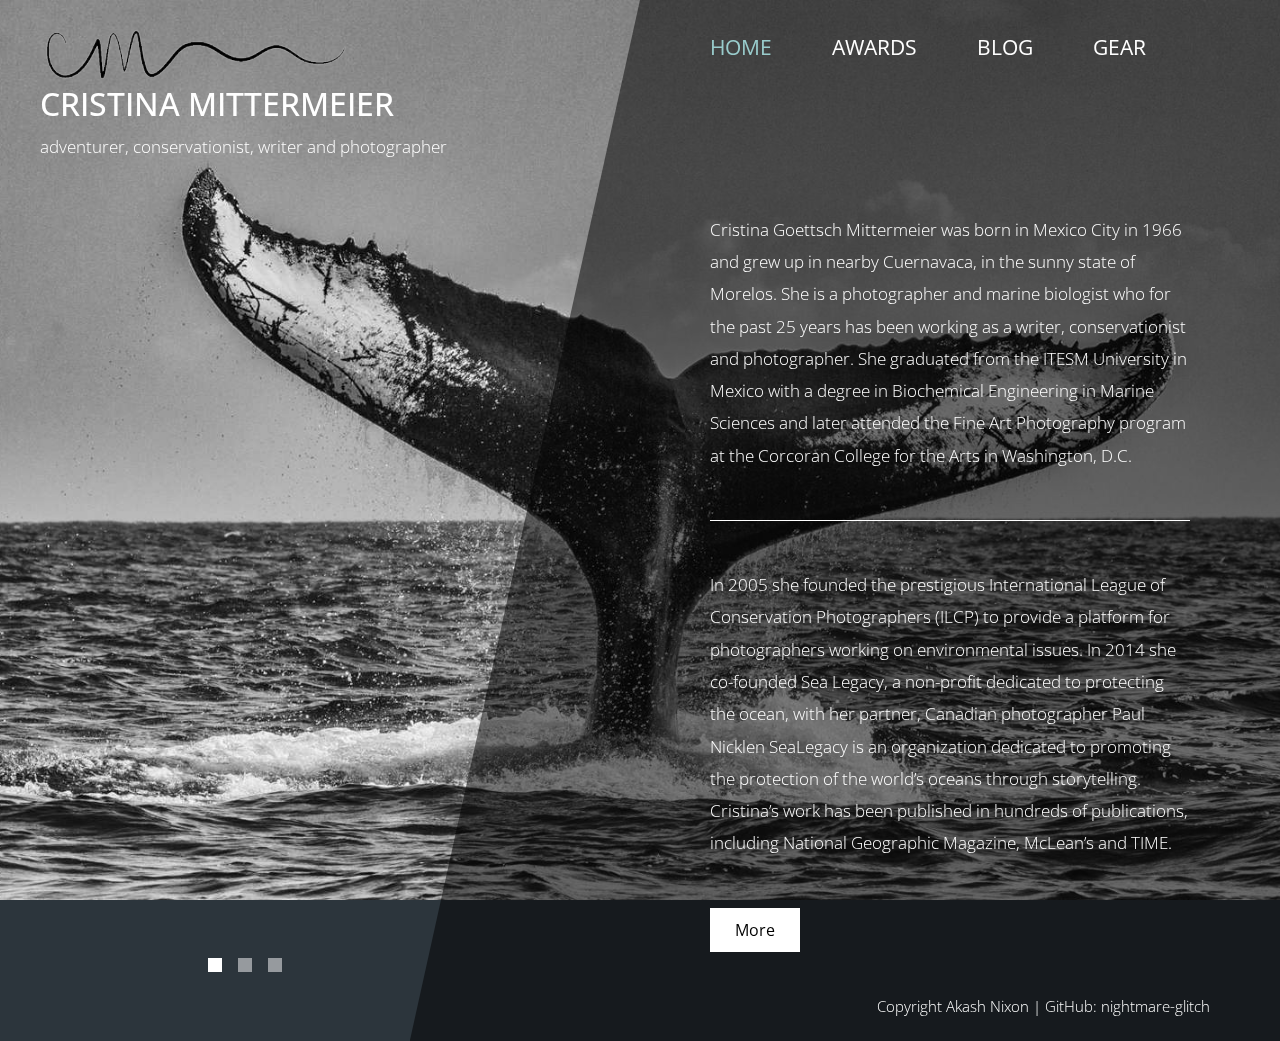
<file: index.html>
<!DOCTYPE html>
<html lang="en">

<head>
    <meta charset="UTF-8">
    <meta name="viewport" content="width=device-width, initial-scale=1.0">
    <meta http-equiv="X-UA-Compatible" content="ie=edge">
    <title>Homepage - Cristina Mittermeier</title>
    <link href="https://fonts.googleapis.com/css?family=Open+Sans:300,400" rel="stylesheet" /> 
    <link href="css/bootstrap.min.css" rel="stylesheet" />
    <link href="fontawesome/css/all.min.css" rel="stylesheet" /> 
    <link href="css/css.css" rel="stylesheet" />
</head>

<body>
    <div class="tm-container">        
        <div>
            <div class="tm-row pt-4">
                <div class="tm-col-left">
                    <div class="tm-site-header media">
                        
                        
                        <div class="media-body">
                            <img src="logo.png">
                            <h2 class="tm-sitename text-uppercase">Cristina Mittermeier</h2>
                            <p class="mb-0">adventurer, conservationist, writer and photographer</p>
                            
                        </div>        
                    </div>
                </div>
                <div class="tm-col-right">
                    <nav class="navbar navbar-expand-lg" id="tm-main-nav">
                        <button class="navbar-toggler toggler-example mr-0 ml-auto" type="button" 
                            data-toggle="collapse" data-target="#navbar-nav" 
                            aria-controls="navbar-nav" aria-expanded="false" aria-label="Toggle navigation">
                            <span><i class="fas fa-bars"></i></span>
                        </button>
                        <div class="collapse navbar-collapse tm-nav" id="navbar-nav">
                            <ul class="navbar-nav text-uppercase">
                                <li class="nav-item active">
                                    <a class="nav-link tm-nav-link" href="#">Home <span class="sr-only">(current)</span></a>
                                </li>
                                <li class="nav-item">
                                    <a class="nav-link tm-nav-link" href="awards.html">Awards</a>
                                </li>
                                <li class="nav-item">
                                    <a class="nav-link tm-nav-link" href="blog.html">Blog</a>
                                </li>                            
                                <li class="nav-item">
                                    <a class="nav-link tm-nav-link" href="gear.html">Gear</a>
                                </li>
                            </ul>                            
                        </div>                        
                    </nav>
                </div>
            </div>
            
            <div class="tm-row">
                <div class="tm-col-left"></div>
                <main class="tm-col-right">
                    <section class="tm-content">
                        <h2 class="mb-5 tm-content-title"></h2>
                        <p class="mb-5">Cristina Goettsch Mittermeier was born in Mexico City in 1966 and grew up in nearby Cuernavaca, in the sunny state of Morelos. She is a photographer and marine biologist who for the past 25 years has been working as a writer, conservationist and photographer. She graduated from the ITESM University in Mexico with a degree in Biochemical Engineering in Marine Sciences and later attended the Fine Art Photography program at the Corcoran College for the Arts in Washington, D.C.</p>
                        <hr class="mb-5">
                        <p class="mb-5"> In 2005 she founded the prestigious International League of Conservation Photographers (ILCP) to provide a platform for photographers working on environmental issues. In 2014 she co-founded Sea Legacy, a non-profit dedicated to protecting the ocean, with her partner, Canadian photographer Paul Nicklen SeaLegacy is an organization dedicated to promoting the protection of the world’s oceans through storytelling. Cristina’s work has been published in hundreds of publications, including National Geographic Magazine, McLean’s and TIME.</p>                        
                        <a href="awards.html" class="btn btn-primary">More</a>
                    </section>
                </main>
            </div>
        </div>        

        <div class="tm-row">
            <div class="tm-col-left text-center">            
                <ul class="tm-bg-controls-wrapper">
                    <li class="tm-bg-control active" data-id="0"></li>
                    <li class="tm-bg-control" data-id="1"></li>
                    <li class="tm-bg-control" data-id="2"></li>
                </ul>            
            </div>        
            <div class="tm-col-right tm-col-footer">
                <footer class="tm-site-footer text-right">
                    <p class="mb-0">Copyright Akash Nixon 
                    
                    | GitHub: <a rel="nofollow" target="_parent" href="https://github.com/nightmare-glitch" class="tm-text-link">nightmare-glitch</a></p>
                </footer>
            </div>  
        </div>

      
        <div class="tm-bg">
            <div class="tm-bg-left"></div>
            <div class="tm-bg-right"></div>
        </div>
    </div>

    <script src="js/jquery-3.4.1.min.js"></script>
    <script src="js/bootstrap.min.js"></script>
    <script src="js/jquery.backstretch.min.js"></script>
    <script src="js/script.js"></script>
</body>
</html>
</file>
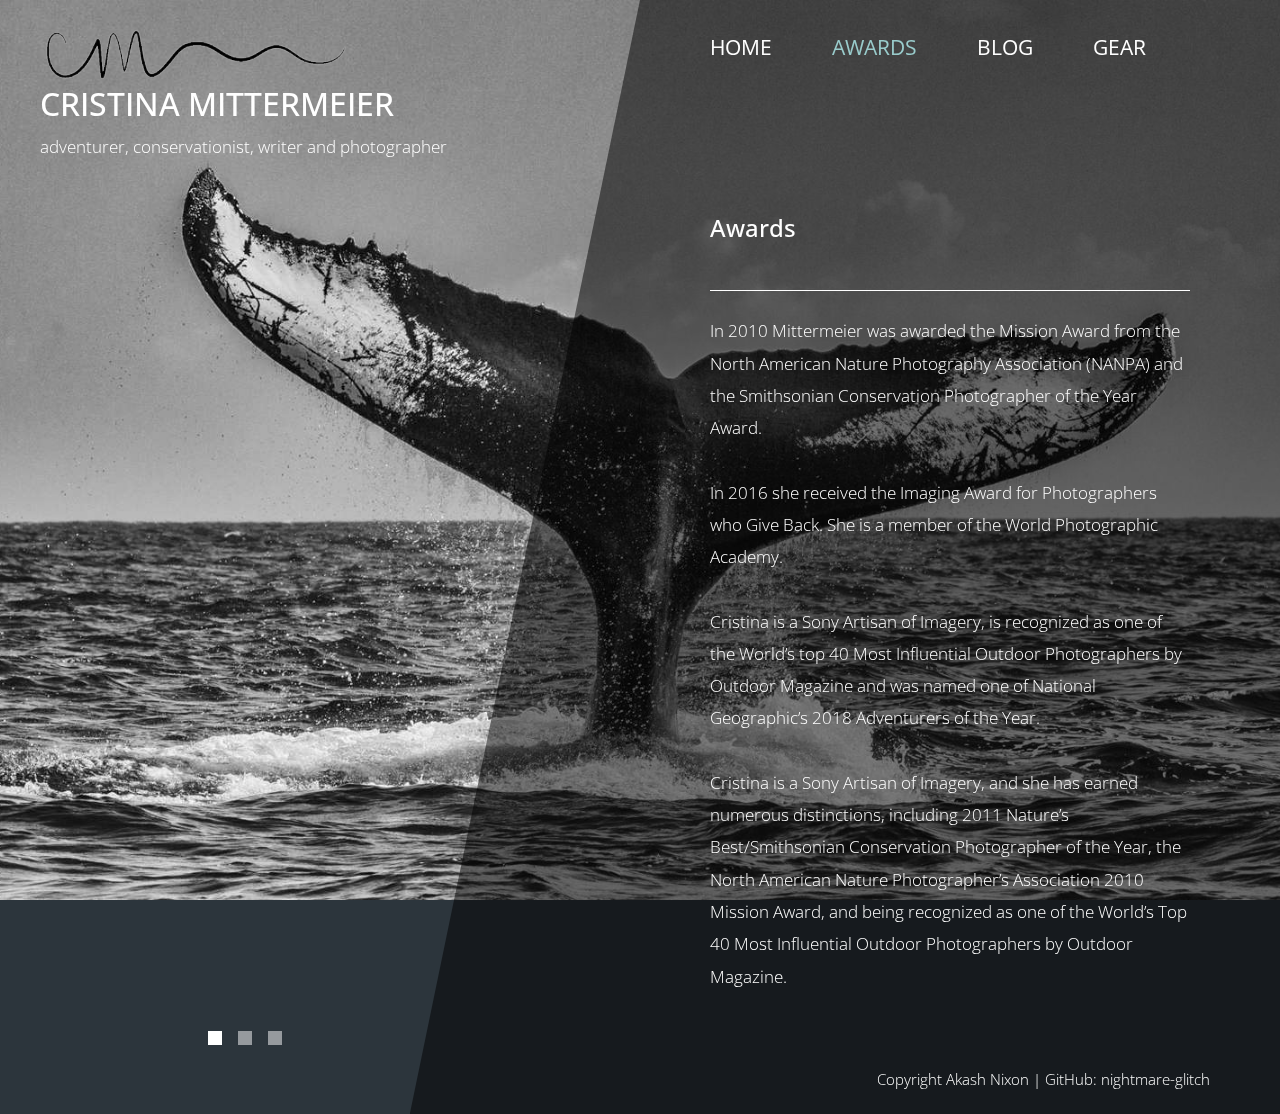
<file: awards.html>
<!DOCTYPE html>
<html lang="en">

<head>
    <meta charset="UTF-8">
    <meta name="viewport" content="width=device-width, initial-scale=1.0">
    <meta http-equiv="X-UA-Compatible" content="ie=edge">
    <title>About - Cristina Mittermeier</title>
    <link href="https://fonts.googleapis.com/css?family=Open+Sans:300,400" rel="stylesheet" /> 
    <link href="css/bootstrap.min.css" rel="stylesheet" /> 
    <link href="fontawesome/css/all.min.css" rel="stylesheet" /> 
    <link href="css/css.css" rel="stylesheet" />
</head>

<body>
    <div class="tm-container">        
        <div>
            <div class="tm-row pt-4">
                <div class="tm-col-left">
                    <div class="tm-site-header media">
                       
                        <div class="media-body">
                            <img src="logo.png">
                            <h2 class="tm-sitename text-uppercase">Cristina Mittermeier</h2>
                            <p class="mb-0">adventurer, conservationist, writer and photographer</p>
                        </div>        
                    </div>
                </div>
                <div class="tm-col-right">
                    <nav class="navbar navbar-expand-lg" id="tm-main-nav">
                        <button class="navbar-toggler toggler-example mr-0 ml-auto" type="button" 
                            data-toggle="collapse" data-target="#navbar-nav" 
                            aria-controls="navbar-nav" aria-expanded="false" aria-label="Toggle navigation">
                            <span><i class="fas fa-bars"></i></span>
                        </button>
                        <div class="collapse navbar-collapse tm-nav" id="navbar-nav">
                            <ul class="navbar-nav text-uppercase">
                                <li class="nav-item">
                                    <a class="nav-link tm-nav-link" href="index.html">Home</a>
                                </li>
                                <li class="nav-item active">
                                    <a class="nav-link tm-nav-link" href="awards.html">Awards <span class="sr-only">(current)</span></a>
                                </li>
                                <li class="nav-item">
                                    <a class="nav-link tm-nav-link" href="blog.html">Blog</a>
                                </li>                            
                                <li class="nav-item">
                                    <a class="nav-link tm-nav-link" href="gear.html">Gear</a>
                                </li>
                            </ul>                            
                        </div>                        
                    </nav>
                </div>
            </div>
            
            <div class="tm-row">
                <div class="tm-col-left"></div>
                <main class="tm-col-right">
                    <section class="tm-content tm-about">
                        <h2 class="mb-5 tm-content-title">Awards</h2>
                        <hr class="mb-4">
                        <div class="media my-3">
                            
                            <div class="media-body">
                                <p>In 2010 Mittermeier was awarded the Mission Award from the North American Nature Photography Association (NANPA) and the Smithsonian Conservation Photographer of the Year Award.</p>
                            </div> 
                        </div>
                        <div class="media my-3">
                           
                            <div class="media-body">
                                <p>In 2016 she received the Imaging Award for Photographers who Give Back.  She is a member of the World Photographic Academy.</p>
                            </div> 
                        </div>
                        <div class="media my-3">
                         
                            <div class="media-body">
                                <p>Cristina is a Sony Artisan of Imagery, is recognized as one of the World’s top 40 Most Influential Outdoor Photographers by Outdoor Magazine and was named one of National Geographic’s 2018 Adventurers of the Year.</p>
                            </div> 
                        </div>
                        <div class="media my-3">
                      
                            <div class="media-body">
                                <p>Cristina is a Sony Artisan of Imagery, and she has earned numerous distinctions, including 2011 Nature’s Best/Smithsonian Conservation Photographer of the Year, the North American Nature Photographer’s Association 2010 Mission Award, and being recognized as one of the World’s Top 40 Most Influential Outdoor Photographers by Outdoor Magazine.</p>
                            </div> 
                        </div>                        
                    </section>
                </main>
            </div>
        </div>        

        <div class="tm-row">
            <div class="tm-col-left text-center">            
                <ul class="tm-bg-controls-wrapper">
                    <li class="tm-bg-control active" data-id="0"></li>
                    <li class="tm-bg-control" data-id="1"></li>
                    <li class="tm-bg-control" data-id="2"></li>
                </ul>            
            </div>        
            <div class="tm-col-right tm-col-footer">
                <footer class="tm-site-footer text-right">
                    <p class="mb-0">Copyright Akash Nixon 
                    
                        | GitHub: <a rel="nofollow" target="_parent" href="https://github.com/nightmare-glitch" class="tm-text-link">nightmare-glitch</a></p>
                </footer>
            </div>   
        </div>        

       
        <div class="tm-bg">
            <div class="tm-bg-left"></div>
            <div class="tm-bg-right"></div>
        </div>
    </div>

    <script src="js/jquery-3.4.1.min.js"></script>
    <script src="js/bootstrap.min.js"></script>
    <script src="js/jquery.backstretch.min.js"></script>
    <script src="js/script.js"></script>
</body>
</html>
</file>
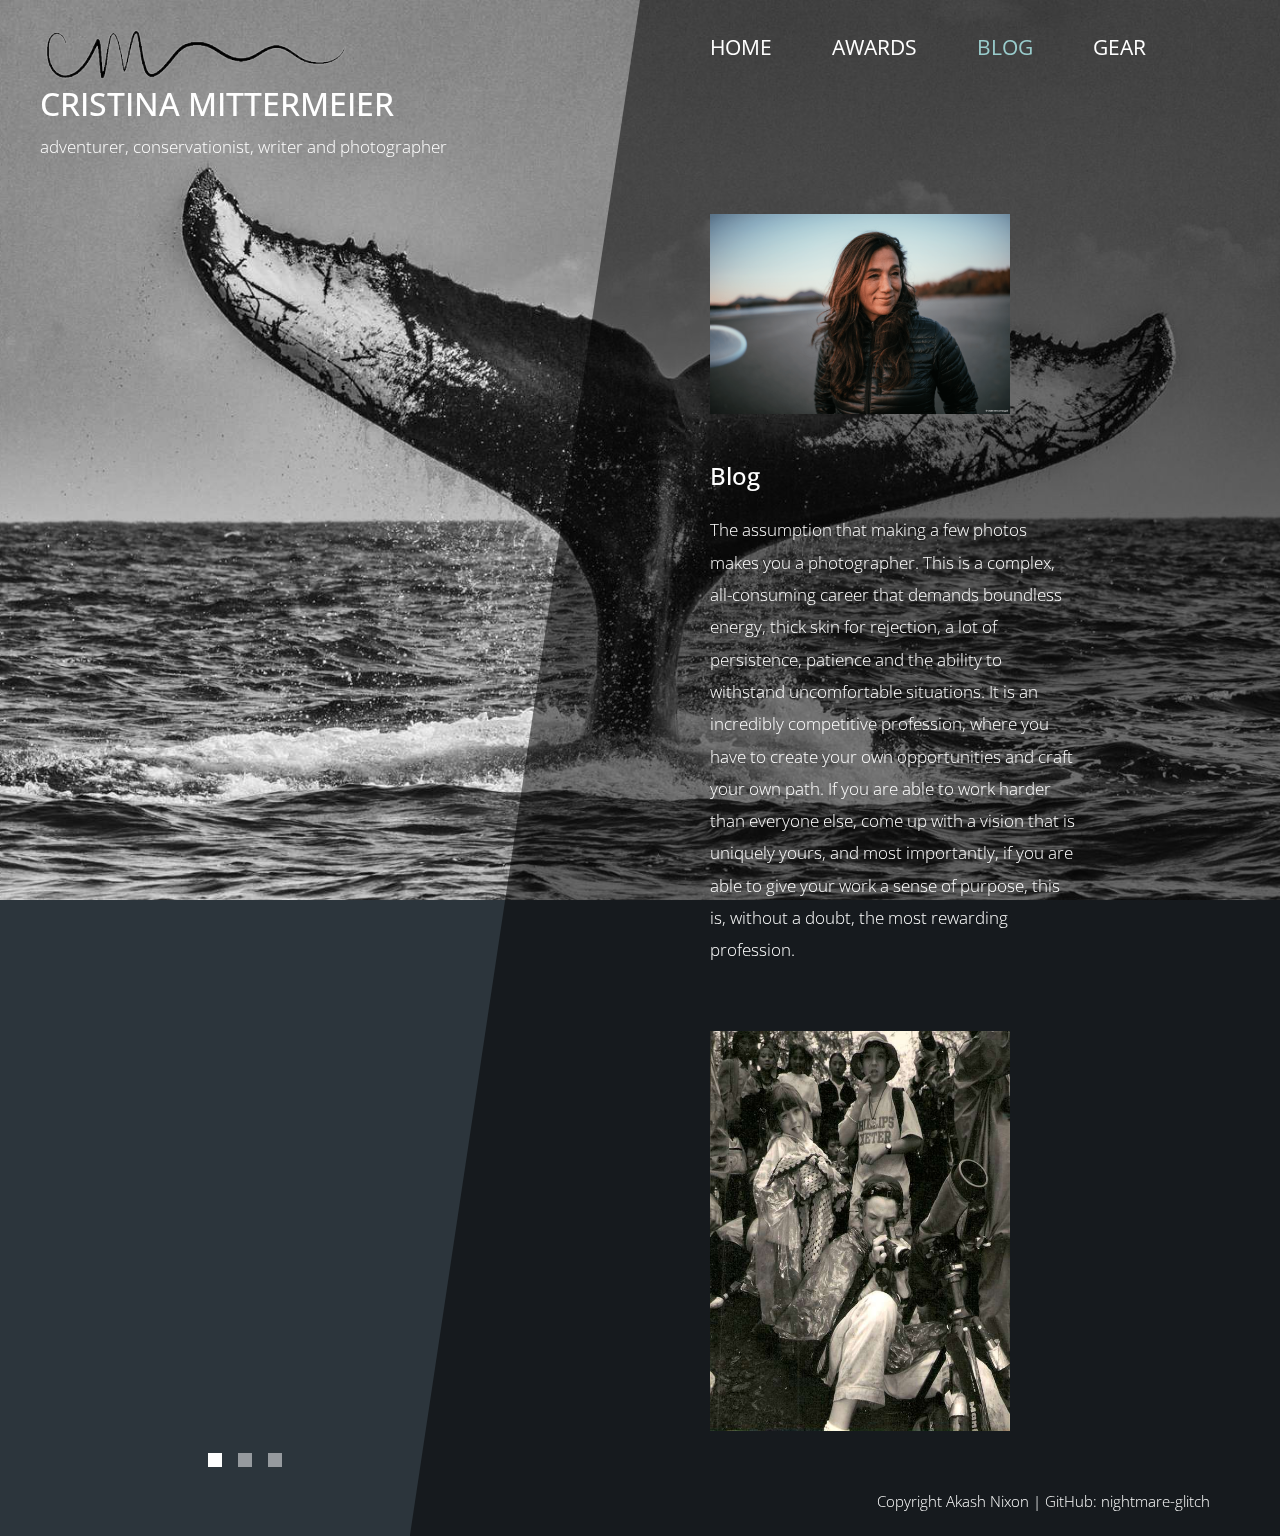
<file: blog.html>
<!DOCTYPE html>
<html lang="en">

<head>
    <meta charset="UTF-8">
    <meta name="viewport" content="width=device-width, initial-scale=1.0">
    <meta http-equiv="X-UA-Compatible" content="ie=edge">
    <title>Blog - Cristina Mittermeier</title>
    <link href="https://fonts.googleapis.com/css?family=Open+Sans:300,400" rel="stylesheet" />
    <link href="css/bootstrap.min.css" rel="stylesheet" /> 
    <link href="fontawesome/css/all.min.css" rel="stylesheet" />
    <link href="css/css.css" rel="stylesheet" />

</head>

<body>
    <div class="tm-container">        
        <div>
            <div class="tm-row pt-4">
                <div class="tm-col-left">
                    <div class="tm-site-header media">
                        
                        <div class="media-body">
                            <img src="logo.png">
                            <h2 class="tm-sitename text-uppercase">Cristina Mittermeier</h2>
                            <p class="mb-0">adventurer, conservationist, writer and photographer</p>
                        </div>        
                    </div>
                </div>
                <div class="tm-col-right">
                    <nav class="navbar navbar-expand-lg" id="tm-main-nav">
                        <button class="navbar-toggler toggler-example mr-0 ml-auto" type="button" 
                            data-toggle="collapse" data-target="#navbar-nav" 
                            aria-controls="navbar-nav" aria-expanded="false" aria-label="Toggle navigation">
                            <span><i class="fas fa-bars"></i></span>
                        </button>
                        <div class="collapse navbar-collapse tm-nav" id="navbar-nav">
                            <ul class="navbar-nav text-uppercase">
                                <li class="nav-item">
                                    <a class="nav-link tm-nav-link" href="index.html">Home</a>
                                </li>
                                <li class="nav-item">
                                    <a class="nav-link tm-nav-link" href="awards.html">Awards</a>
                                </li>
                                <li class="nav-item active">
                                    <a class="nav-link tm-nav-link" href="blog.html">Blog <span class="sr-only">(current)</span></a>
                                </li>                            
                                <li class="nav-item">
                                    <a class="nav-link tm-nav-link" href="gear.html">Gear</a>
                                </li>
                            </ul>                            
                        </div>                        
                    </nav>
                </div>
            </div>
            
            <div class="tm-row">
                <div class="tm-col-left"></div>
                <main class="tm-col-right">
                    <section class="tm-content">
                        <div class="media my-3 mb-5 tm-service-media tm-service-media-img-l">
                            <img src="img/CM.png" alt="Image" class="tm-service-img" width="300px" height="200px">
                         
                        </div>
                        <div class="media my-3 mb-5 tm-service-media">                            
                            <div class="media-body tm-service-text">
                                <h2 class="mb-4 tm-content-title">Blog</h2>
                                <p>The assumption that making a few photos makes you a photographer. This is a complex, all-consuming career that demands boundless energy, thick skin for rejection, a lot of persistence, patience and the ability to withstand uncomfortable situations. It is an incredibly competitive profession, where you have to create your own opportunities and craft your own path. If you are able to work harder than everyone else, come up with a vision that is uniquely yours, and most importantly, if you are able to give your work a sense of purpose, this is, without a doubt, the most rewarding profession.</p>
                            </div> 
                            
                        </div>
                        <div class="media my-3 tm-service-media tm-service-media-img-l">
                            <img src="img/CM1.jpg" alt="Image" class="tm-service-img" width="300px" height="400px">
                           
                        </div>                      
                    </section>
                </main>
            </div>
        </div>        

        <div class="tm-row">
            <div class="tm-col-left text-center">            
                <ul class="tm-bg-controls-wrapper">
                    <li class="tm-bg-control active" data-id="0"></li>
                    <li class="tm-bg-control" data-id="1"></li>
                    <li class="tm-bg-control" data-id="2"></li>
                </ul>            
            </div>        
            <div class="tm-col-right tm-col-footer">
                <footer class="tm-site-footer text-right">
                    <p class="mb-0">Copyright Akash Nixon 
                    
                        | GitHub: <a rel="nofollow" target="_parent" href="https://github.com/nightmare-glitch" class="tm-text-link">nightmare-glitch</a></p>
                </footer>
            </div>  
        </div>        

        <div class="tm-bg">
            <div class="tm-bg-left"></div>
            <div class="tm-bg-right"></div>
        </div>
    </div>

    <script src="js/jquery-3.4.1.min.js"></script>
    <script src="js/bootstrap.min.js"></script>
    <script src="js/jquery.backstretch.min.js"></script>
    <script src="js/script.js"></script>
</body>

</html>
</file>
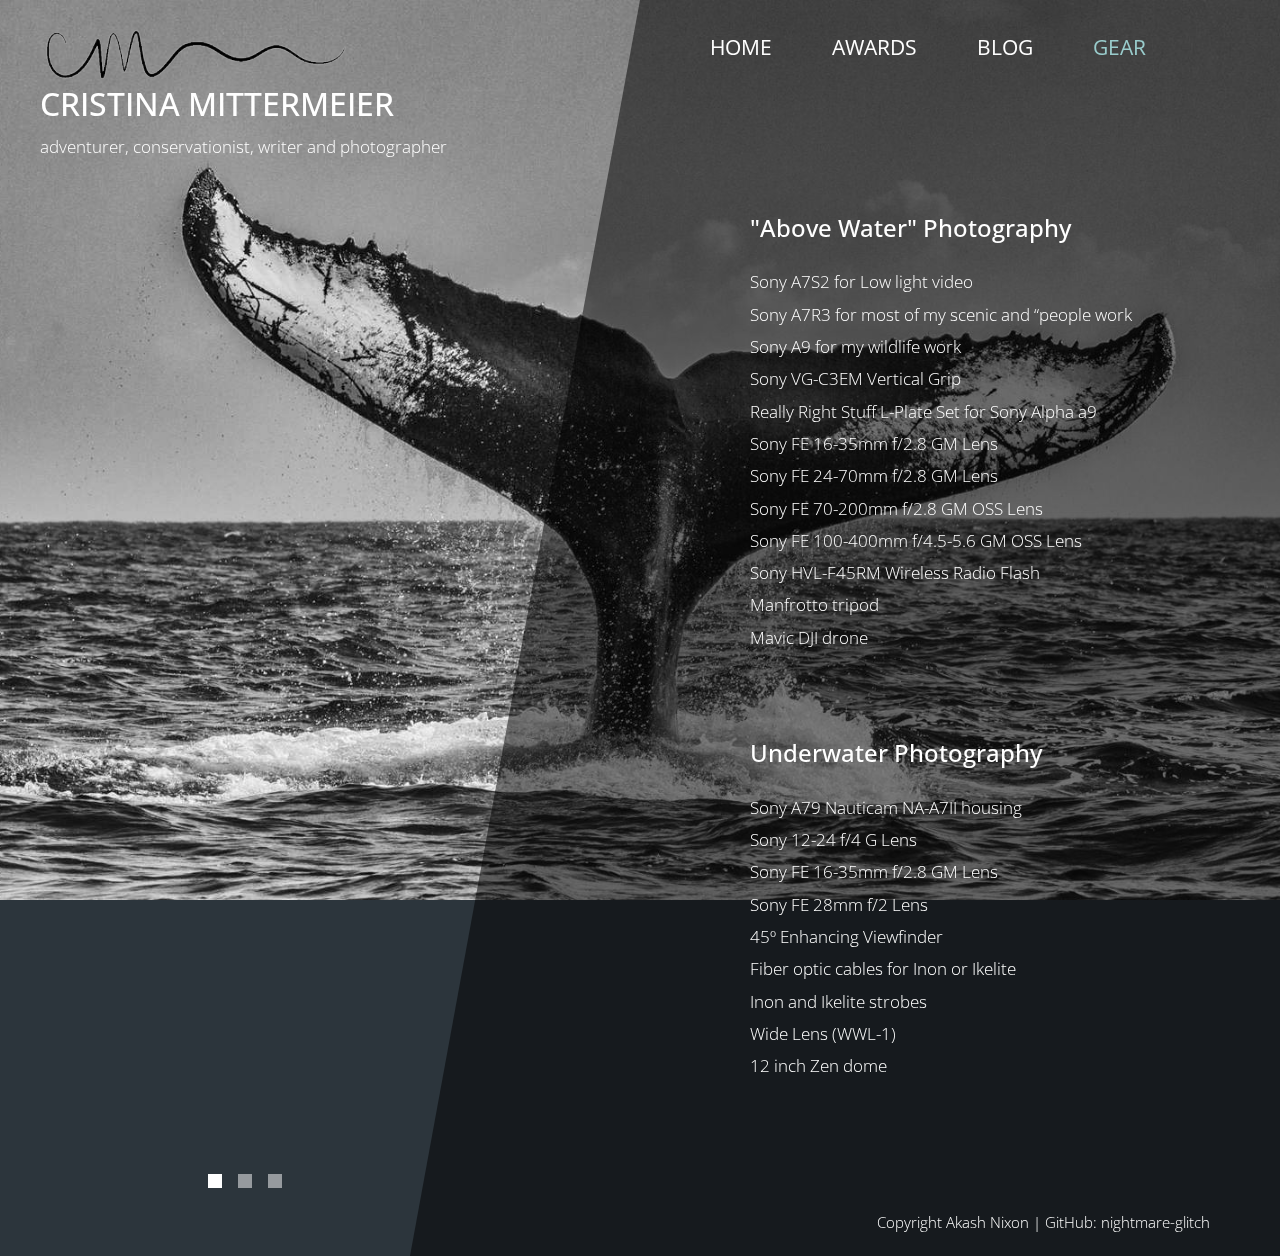
<file: gear.html>
<!DOCTYPE html>
<html lang="en">

<head>
    <meta charset="UTF-8">
    <meta name="viewport" content="width=device-width, initial-scale=1.0">
    <meta http-equiv="X-UA-Compatible" content="ie=edge">
    <title>Gear - Cristina Mittermeier</title>
    <link href="https://fonts.googleapis.com/css?family=Open+Sans:300,400" rel="stylesheet" /> 
    <link href="css/bootstrap.min.css" rel="stylesheet" /> 
    <link href="fontawesome/css/all.min.css" rel="stylesheet" /> 
    <link href="css/css.css" rel="stylesheet" />

</head>
<body>
    <div class="tm-container">
        <div>
            <div class="tm-row pt-4">
                <div class="tm-col-left">
                    <div class="tm-site-header media">
                       
                        <div class="media-body">
                            <img src="logo.png">
                            <h2 class="tm-sitename text-uppercase">Cristina Mittermeier</h2>
                            <p class="mb-0">adventurer, conservationist, writer and photographer</p>
                        </div>        
                    </div>
                </div>
                <div class="tm-col-right">
                    <nav class="navbar navbar-expand-lg" id="tm-main-nav">
                        <button class="navbar-toggler toggler-example mr-0 ml-auto" type="button" 
                            data-toggle="collapse" data-target="#navbar-nav" 
                            aria-controls="navbar-nav" aria-expanded="false" aria-label="Toggle navigation">
                            <span><i class="fas fa-bars"></i></span>
                        </button>
                        <div class="collapse navbar-collapse tm-nav" id="navbar-nav">
                            <ul class="navbar-nav text-uppercase">
                                <li class="nav-item">
                                    <a class="nav-link tm-nav-link" href="index.html">Home</a>
                                </li>
                                <li class="nav-item">
                                    <a class="nav-link tm-nav-link" href="awards.html">Awards</a>
                                </li>
                                <li class="nav-item">
                                    <a class="nav-link tm-nav-link" href="blog.html">Blog</a>
                                </li>                            
                                <li class="nav-item active">
                                    <a class="nav-link tm-nav-link" href="gear.html">Gear <span class="sr-only">(current)</span></a>
                                </li>
                            </ul>                            
                        </div>                        
                    </nav>
                </div>
            </div>
            
            <div class="tm-row">
                <div class="tm-col-left"></div>
                <main class="tm-col-right tm-contact-main">
                    <section class="tm-content tm-contact">
                        <h2 class="mb-4 tm-content-title">"Above Water" Photography</h2>
                        <p class="mb-85">Sony A7S2 for Low light video<br>
                            Sony A7R3 for most of my scenic and “people work<br>
                            Sony A9 for my wildlife work<br>
                            Sony VG-C3EM Vertical Grip<br>
                            Really Right Stuff L-Plate Set for Sony Alpha a9<br>
                            Sony FE 16-35mm f/2.8 GM Lens<br>
                            Sony FE 24-70mm f/2.8 GM Lens<br>
                            Sony FE 70-200mm f/2.8 GM OSS Lens<br>
                            Sony FE 100-400mm f/4.5-5.6 GM OSS Lens<br>
                            Sony HVL-F45RM Wireless Radio Flash<br>
                            Manfrotto tripod<br>
                            Mavic DJI drone</p>
                            <h2 class="mb-4 tm-content-title">Underwater Photography</h2>
                            <p class="mb-85">Sony A79 Nauticam NA-A7II housing<br>
                                Sony 12-24 f/4 G Lens<br>
                                Sony FE 16-35mm f/2.8 GM Lens<br>
                                Sony FE 28mm f/2 Lens<br>
                                45º Enhancing Viewfinder<br>
                                Fiber optic cables for Inon or Ikelite<br>
                                Inon and Ikelite strobes<br>
                                Wide Lens (WWL-1)<br>
                                12 inch Zen dome</p>
                    </section>
                </main>
            </div>
        </div>        

        <div class="tm-row">
            <div class="tm-col-left text-center">            
                <ul class="tm-bg-controls-wrapper">
                    <li class="tm-bg-control active" data-id="0"></li>
                    <li class="tm-bg-control" data-id="1"></li>
                    <li class="tm-bg-control" data-id="2"></li>
                </ul>            
            </div>        
            <div class="tm-col-right tm-col-footer">
                <footer class="tm-site-footer text-right">
                    <p class="mb-0">Copyright Akash Nixon 
                    
                        | GitHub: <a rel="nofollow" target="_parent" href="https://github.com/nightmare-glitch" class="tm-text-link">nightmare-glitch</a></p>
                </footer>
            </div>  
        </div>

        <div class="tm-bg">
            <div class="tm-bg-left"></div>
            <div class="tm-bg-right"></div>
        </div>
    </div>

    <script src="js/jquery-3.4.1.min.js"></script>
    <script src="js/bootstrap.min.js"></script>
    <script src="js/jquery.backstretch.min.js"></script>
    <script src="js/script.js"></script>
</body>
</html>
</file>
<file: css/css.css>
body {
    font-family: 'Open Sans', Arial, sans-serif;
    font-size: 17px;
    font-weight: 300;
    overflow-x: hidden;
    color: white;
    background-color: #2C353C;
}

a { 
    transition: all 0.3s ease; 
    text-decoration: none;
}

ul { padding: 0; }
a:hover { text-decoration: none; }
button:focus { outline: none; }
p { line-height: 1.9; }
.tm-logo { margin-right: 20px; }
.tm-slogan { font-size: 0.8rem; }

.navbar-toggler {
    padding: 8px 15px;
    border: 0;
    border-radius: 0;
    transform: skewX(-15deg);
    background-color: rgba(0,0,0,0.5);
    color: white;    
}

.navbar-toggler i { transform: skewX(15deg); }

.navbar-expand-lg {
    padding-left: 0;
    padding-right: 0;
}

.navbar-expand-lg .navbar-nav .nav-link { padding: 0; }

.navbar-expand-lg .navbar-nav .tm-nav-link {
    font-size: 1.3rem;
    font-weight: 400;
    color: white;    
    padding-bottom: 30px;    
}

.nav-item { margin-right: 60px; }

.nav-item:last-child { margin-right: 0; }

.nav-item.active .tm-nav-link,
.nav-item:hover .tm-nav-link {
    color: #9CC;
}


.tm-bg {
    position: absolute;
    left: 0;
    right: 0;
    width: 100%;
    height: 100%;
    display: flex;
    z-index: -1000;
}

.tm-bg-left,
.tm-bg-right {
    position: relative;
    width: 50%;
    height: 100%;
}

.tm-bg-right { background-color: rgba(0,0,0,0.5); }

.tm-bg-left {
    border-right: 230px solid rgba(0,0,0,0.5);
    border-top: 100vh solid transparent;
}

.tm-bg-controls-wrapper {
    display: inline-block;
    margin-left: -150px;
}

.tm-bg-control {
    display: inline-block;
    width: 14px;
    height: 14px;
    background-color: rgba(255,255,255,0.5);
    margin: 6px;
    cursor: pointer;
}

.tm-bg-control.active,
.tm-bg-control:hover {
    background-color: white;
}

.tm-container {
    width: 100%;
    height: 100%;
    min-height: 100vh;
    position: relative;
    display: flex;
    flex-direction: column;
    justify-content: space-between;  
}

.tm-row { display: flex; }

.tm-col-left {
    width: 50%;
    height: 100%;
    padding-left: 40px;  
    padding-right: 40px;
}

.tm-col-right {
    width: 50%;
    height: 100%;
    padding-left: 70px;
    padding-right: 70px;
}

.tm-content {
    max-width: 660px;
    margin-top: 50px;
    padding-right: 20px;
}

.tm-about { max-width: 525px; }

::-webkit-scrollbar {
    -webkit-appearance: none;
    width: 10px;
}
  
::-webkit-scrollbar-thumb {
    border-radius: 5px;
    background-color: rgba(255,255,255,.8);
    box-shadow: 0 0 1px rgba(255,255,255,.8);
}

.tm-content-title { font-size: 1.5rem; }
hr { border-top: 1px solid white; }

.btn {
    padding: 10px 25px;
    border-radius: 0;
}

.btn-big {
    padding: 9px 40px;
    font-size: 1.2rem;;
}

.btn-primary {
    background-color: white;
    color: black;
    border: 0;
}

.btn-primary:hover {
    background-color: #9CC;
    color: black;
}

.tm-site-footer {
    padding: 40px 0 20px;
    max-width: 660px;
    font-size: 0.95rem;
}

.tm-col-footer { padding-left: 0; }
.tm-text-link { color: white; }

.tm-text-link:hover,
.tm-text-link:focus {
    color: #9CC;
}


.tm-service-text { max-width: 365px; }
.tm-service-img { margin-right: 25px; }
.tm-service-img-r { margin-left: 25px; }

.form-control,
textarea {    
    color: white;
    background-color: transparent;
    background-clip: padding-box;
    border: none;
    border-bottom: 1px solid #999A9B;
    border-radius: 0;
    transition: border-color 0.15s ease-in-out, box-shadow 0.15s ease-in-out;
    padding: 10px 0;
    font-family: 'Open Sans', Arial, sans-serif;
    font-size: 1rem;
    font-weight: 400;
    line-height: 1.5;
}

.form-control:focus {
    color: white;
    background-color: transparent;    
    box-shadow: none;
    border-color: #9CC;
    outline: none;
}

.mb-85 { margin-bottom: 85px; }
.tm-contact-main { max-width: 690px; }

.tm-contact {
    max-width: 420px;
    margin-left: auto;
    margin-right: auto;
}

.form-control::-webkit-input-placeholder { color: white; } /* Edge */  
.form-control:-ms-input-placeholder { color: white; } /* Internet Explorer 10-11 */  
.form-control::placeholder { color: white; }

@media (max-width: 1200px) {
    .nav-item { margin-right: 30px; }

    .tm-page-right {
        padding-left: 30px;
        padding-right: 30px;
    }
}

@media (max-width: 992px) {    
    .tm-nav {
        position: absolute;
        background: rgba(0, 0, 0, 0.8);
        color: white;
        top: 44px;
        right: 4px;
    }

    .navbar-expand-lg .navbar-nav .tm-nav-link {
        color: white;
        font-size: 1.1rem;
        padding: 13px 20px;
    }

    .nav-item { margin-right: 0; }

    .nav-item.active .tm-nav-link,
    .nav-item:hover .tm-nav-link {
        color: #9CC;
    }

    .tm-content { margin-top: 20px; }
    .tm-site-footer { padding-top: 40px; }
    .tm-col-left { width: 40%; }

    .tm-col-right {
        width: 60%;
        padding-left: 100px;
        padding-right: 30px;
    }
    
    .tm-col-footer { padding-left: 0; }
}

@media (max-width: 768px) {
    .tm-row { flex-direction: column; }

    .tm-col-left,
    .tm-col-right,
    .tm-bg-left,
    .tm-bg-right {
        width: 100%;
    }

    #tm-main-nav {
        position: fixed;
        top: 50px;
        right: 40px;
        padding-bottom: 0;
    }  
    
    .tm-bg { flex-direction: column; }

    .tm-bg-left {
        height: 200px;        
        border-bottom: 50px solid rgba(0,0,0,0.5);
        border-right: 0;
        border-top: 0;
    }

    .tm-bg-right { height: calc(100% - 200px); }

    .tm-bg-controls-wrapper {
        margin-left: 0;
        margin-top: 50px;
    }

    .tm-content {
        max-height: none;
        margin-top: 40px;
    }

    .tm-col-right {
        padding-top: 40px;
        padding-left: 30px;
    }

    .tm-col-footer {
        padding-left: 10px;
        padding-right: 10px;
    }
}

@media (max-width: 460px) {
    .tm-logo { margin-right: 15px; }
    .tm-sitename { font-size: 1.8rem; }
    .tm-slogon { font-size: 0.8rem; }
}

@media (max-width: 450px), (min-width: 768px) and (max-width: 830px), (min-width: 992px) and (max-width: 1040px) {
    .tm-service-media { flex-direction: column; }
    .tm-service-media-img-l { flex-direction: column-reverse; }
    .tm-service-text { margin-top: 20px; }
    .tm-service-img { margin-right: 0; }
    .tm-service-img-r { margin-left: 0; }
}
</file>
